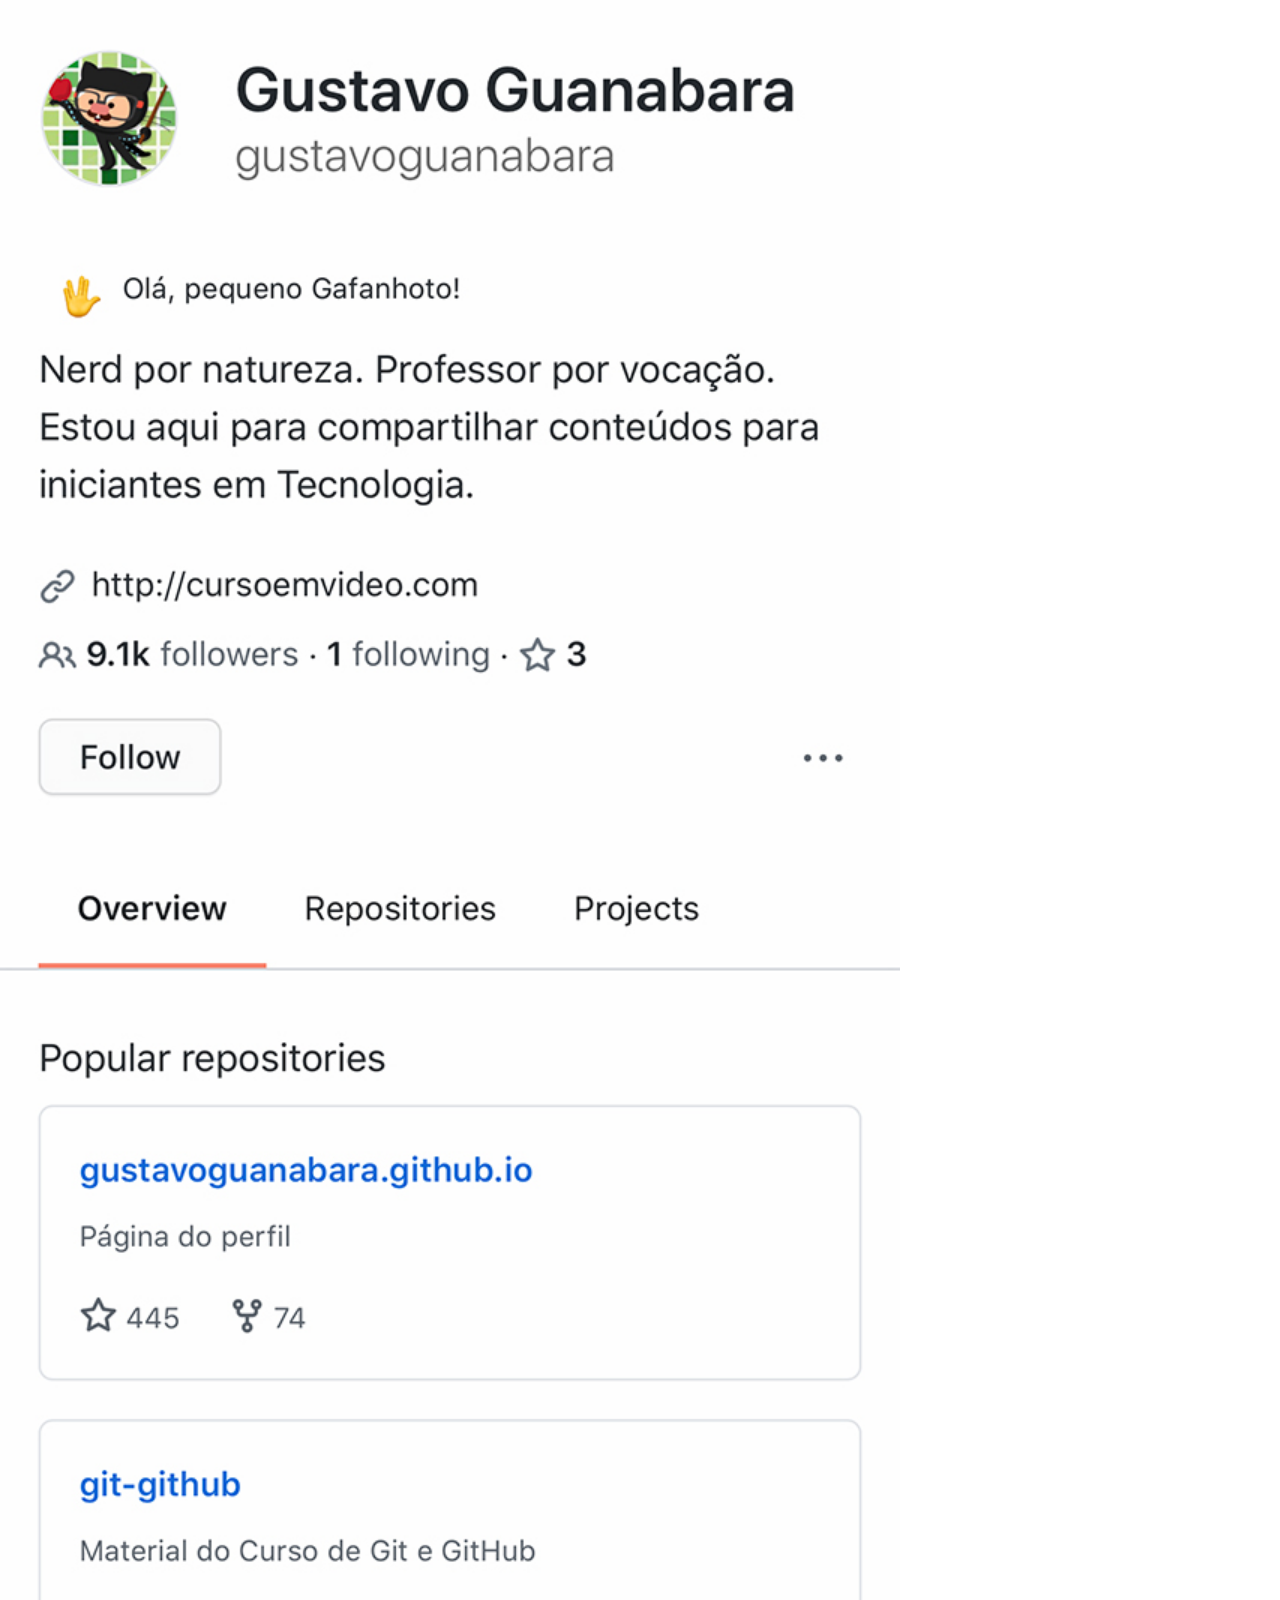
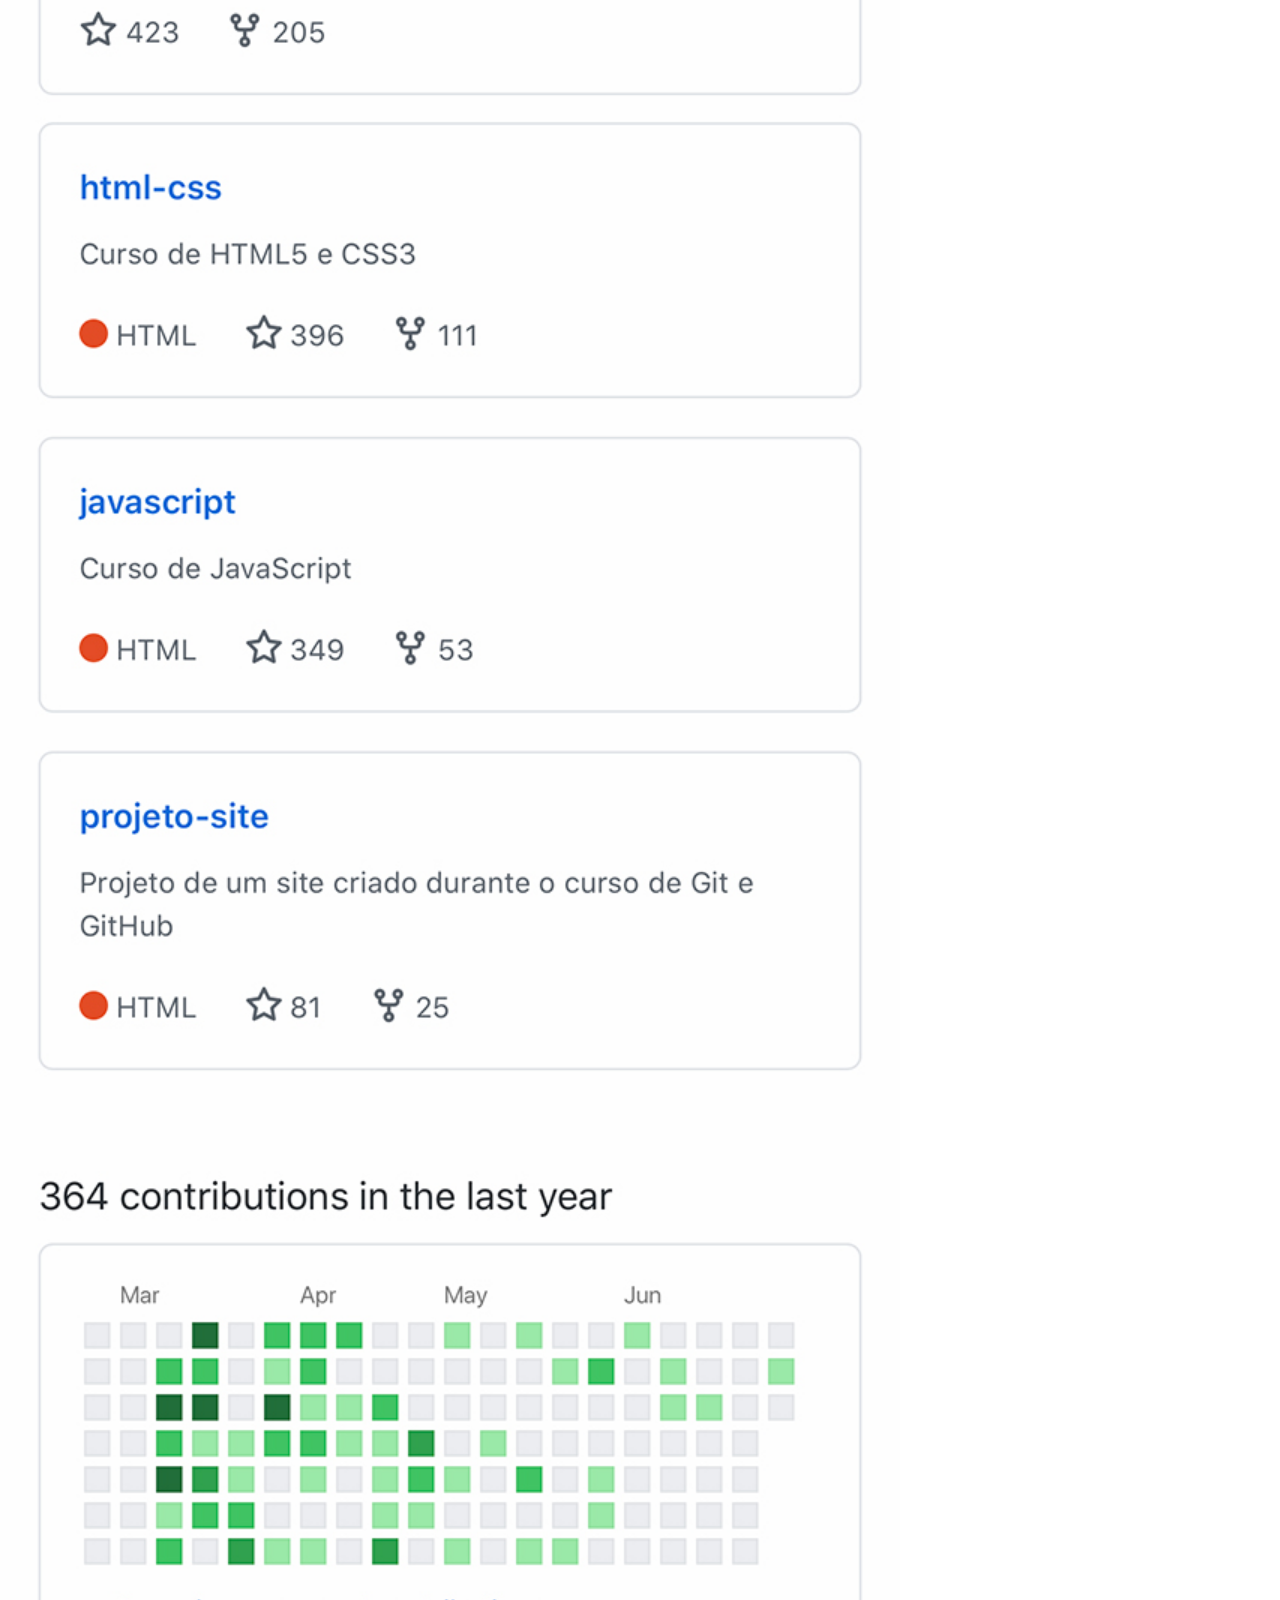
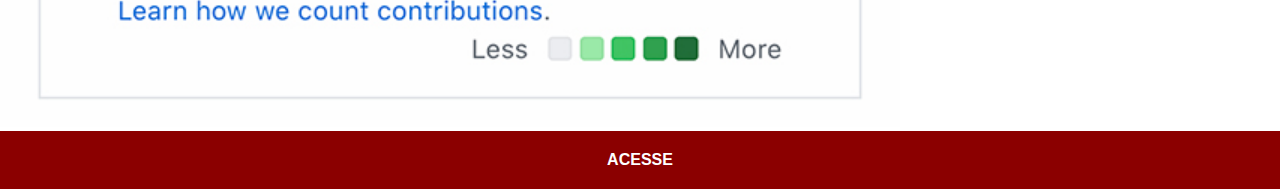
<file: github.html>
<!DOCTYPE html>
<html lang="pt-br">
<head>
    <meta charset="UTF-8">
    <meta name="viewport" content="width=device-width, initial-scale=1.0">
    <title>Github</title>
    <style>
        * {
            margin: 0px;
            padding: 0px;
            font-family: Arial, Helvetica, sans-serif;
            
        }

        ::-webkit-scrollbar {
            width: 0px;
            height: 0px;
        }

        img {
            width: 100vh;
           

        }

        a {
            display: block;
            color: white;
            background-color: darkred;
            padding: 20px;
            text-decoration: none;
            font-weight: bolder;
            text-align: center;
          
        }
    </style>
</head>
<body>
    <img src="tela-github.jpg" alt="Github">
    <a href="https://cursoemvideo.com" target="_blank">ACESSE</a>
    
</body>
</html>
</file>
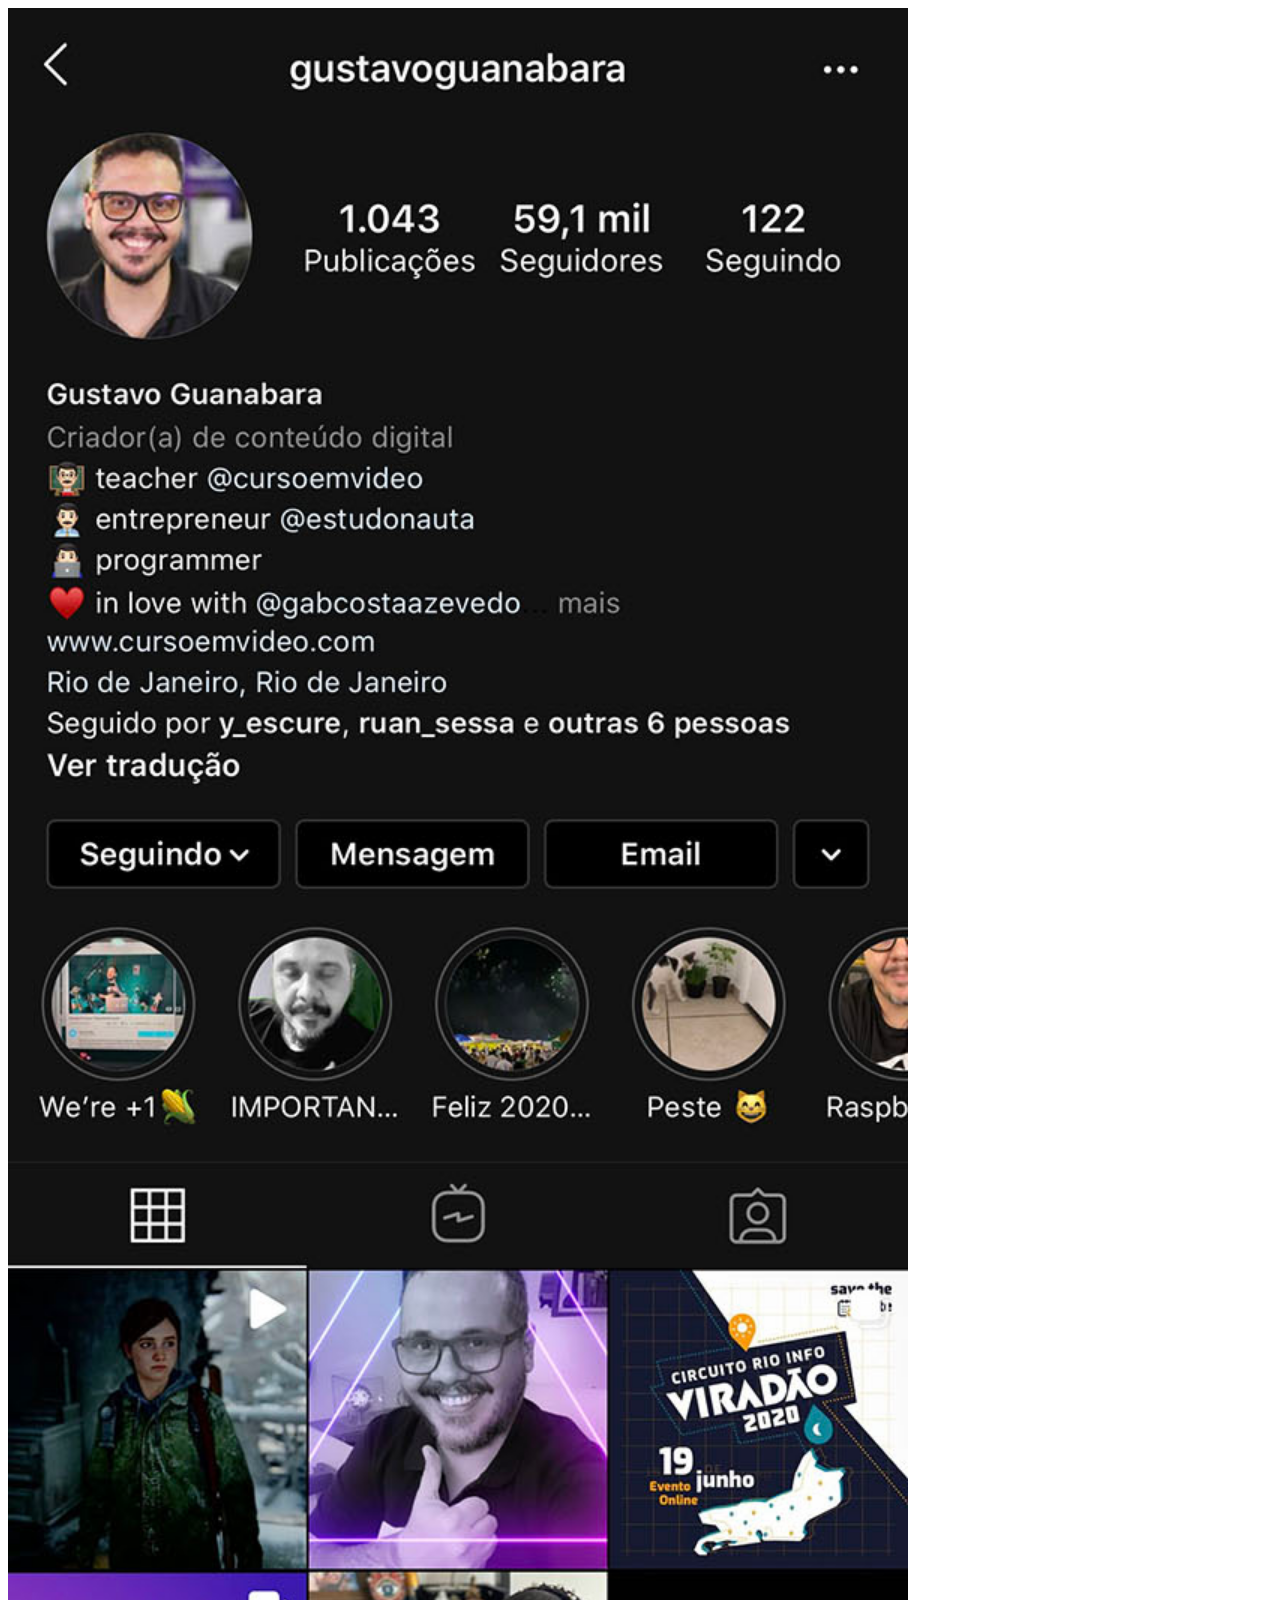
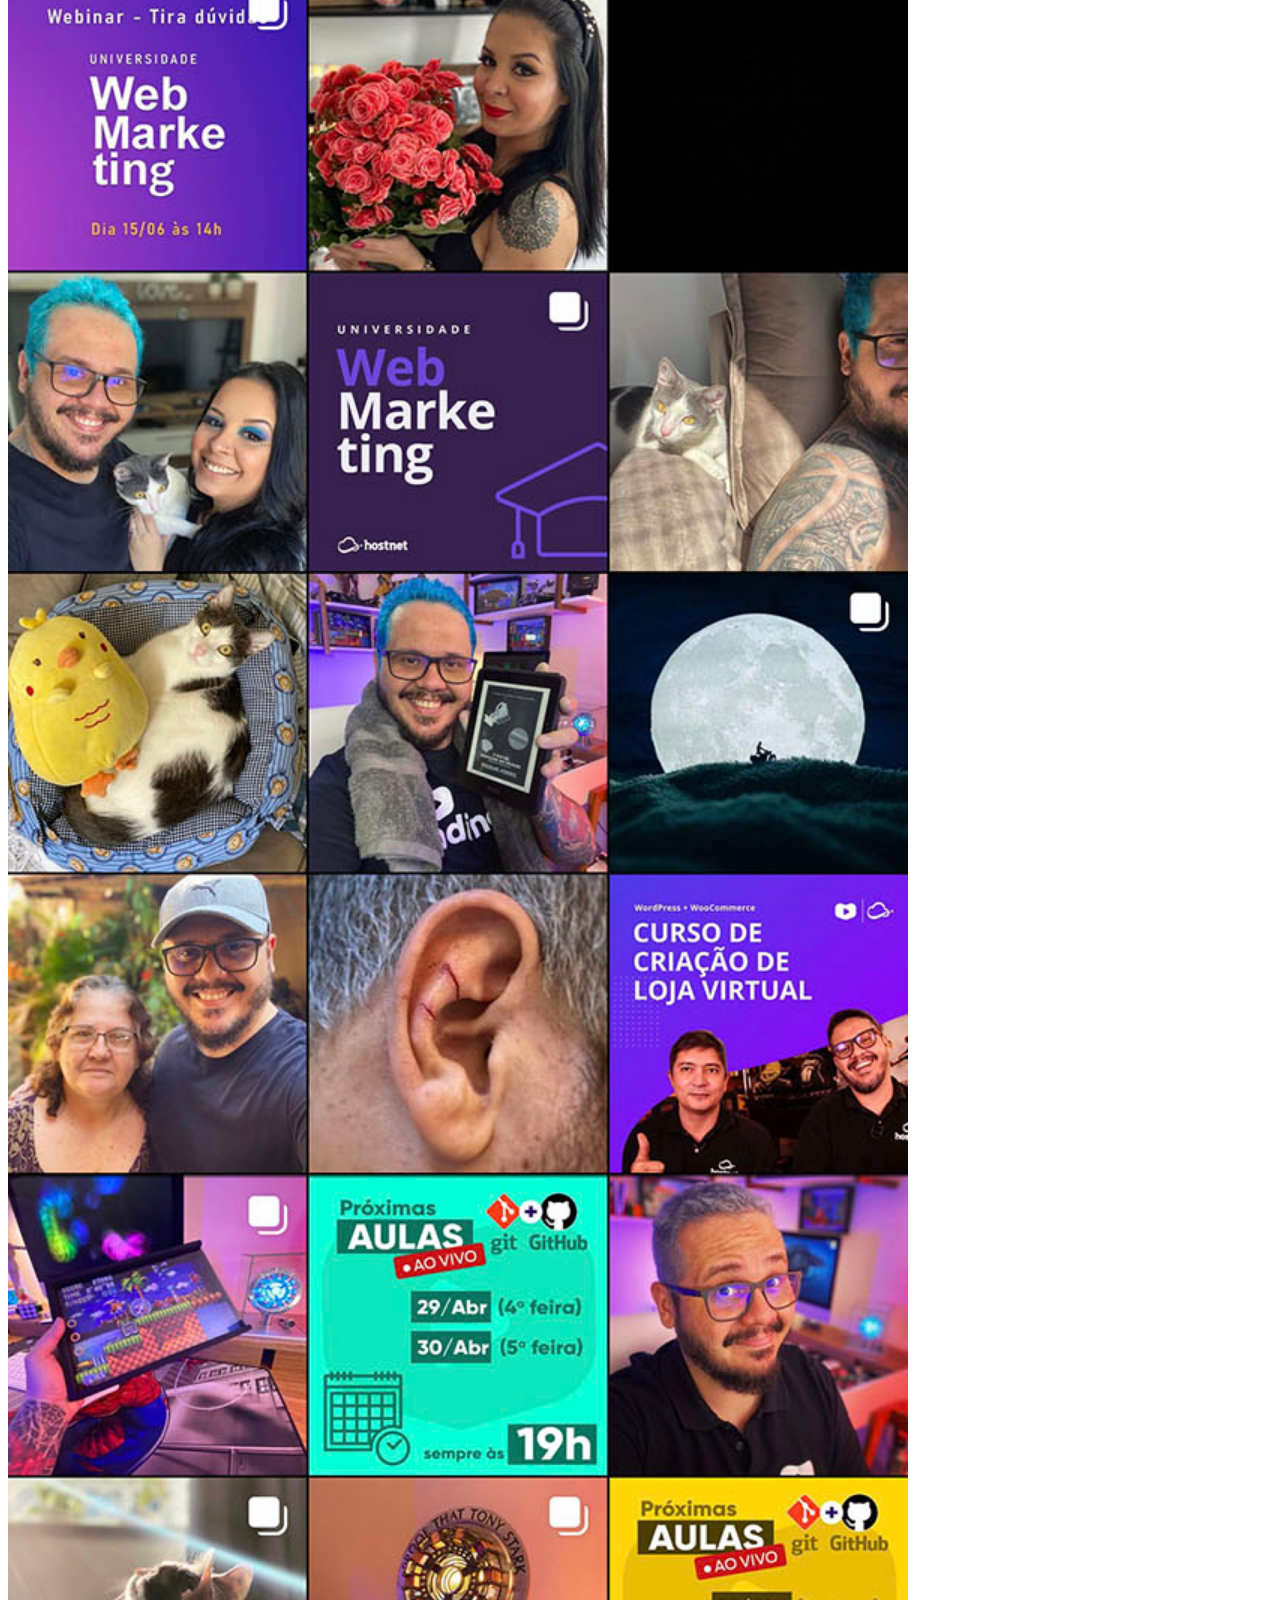
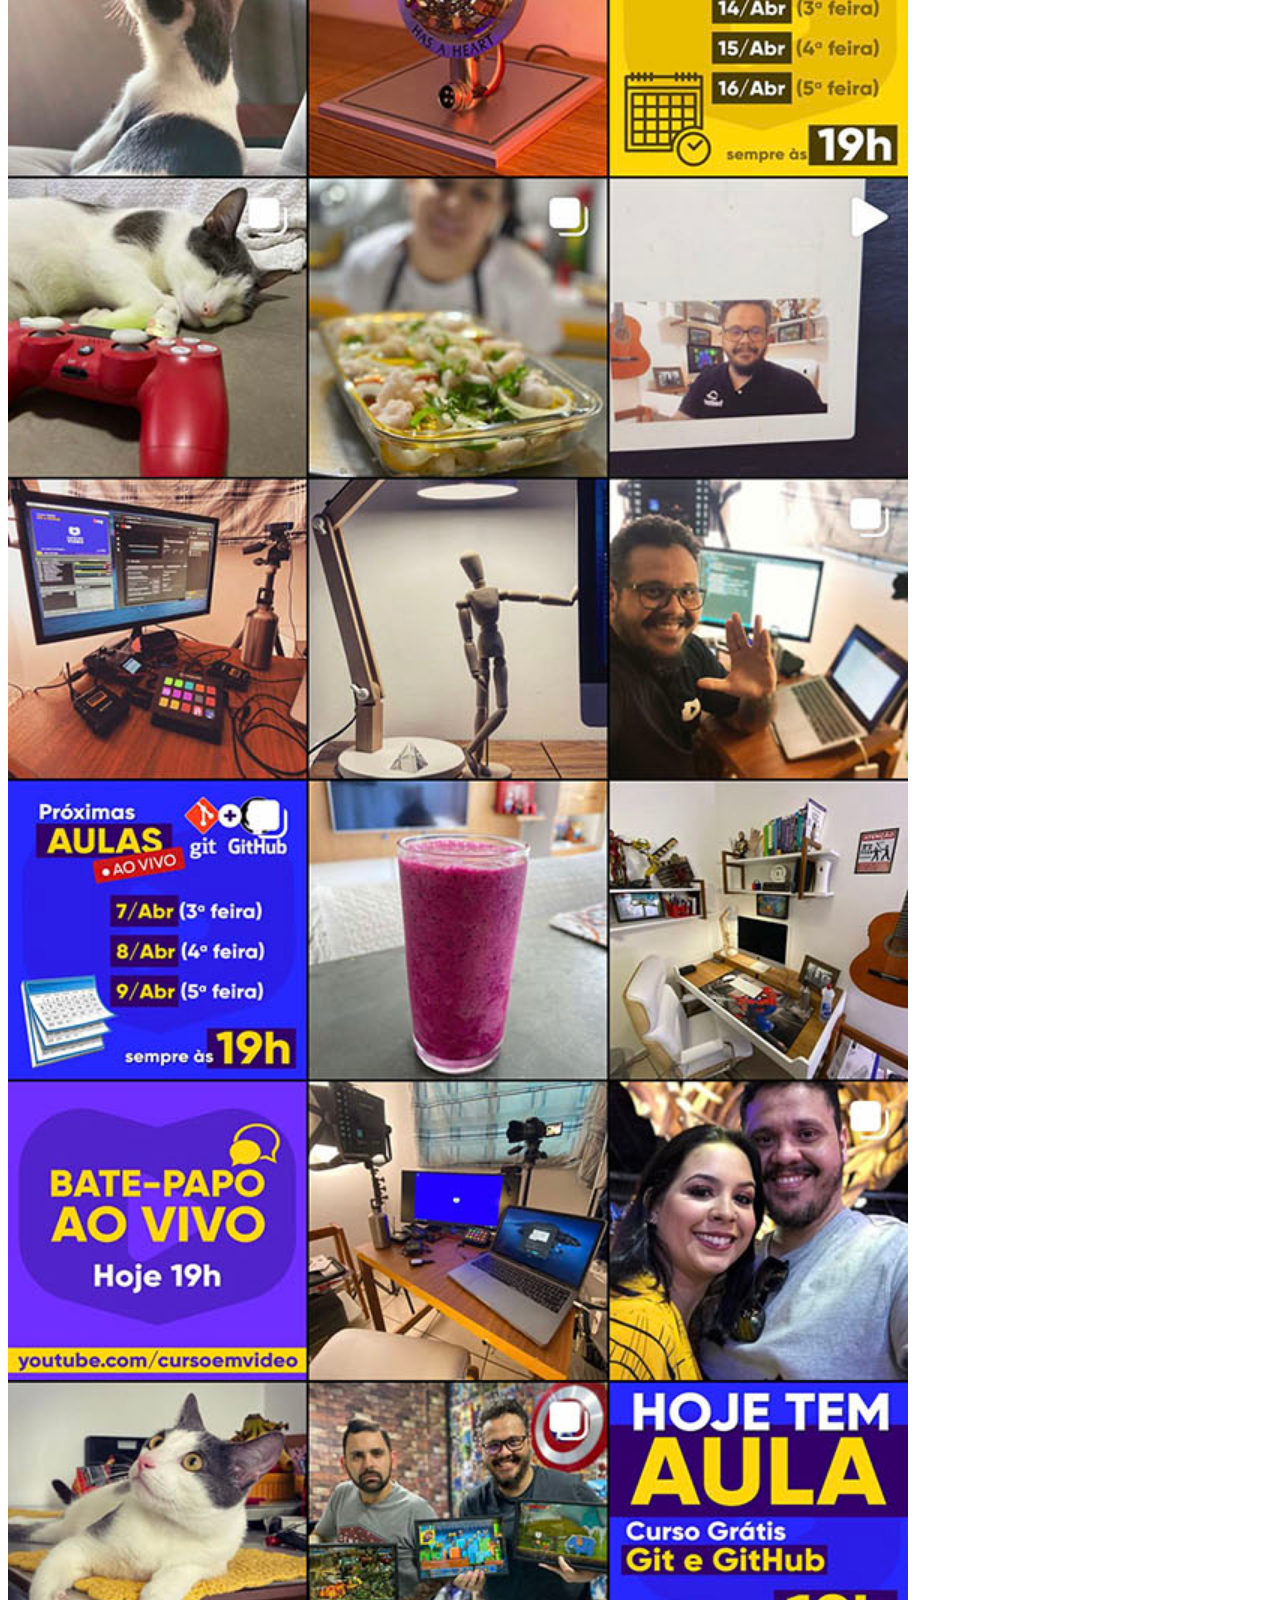
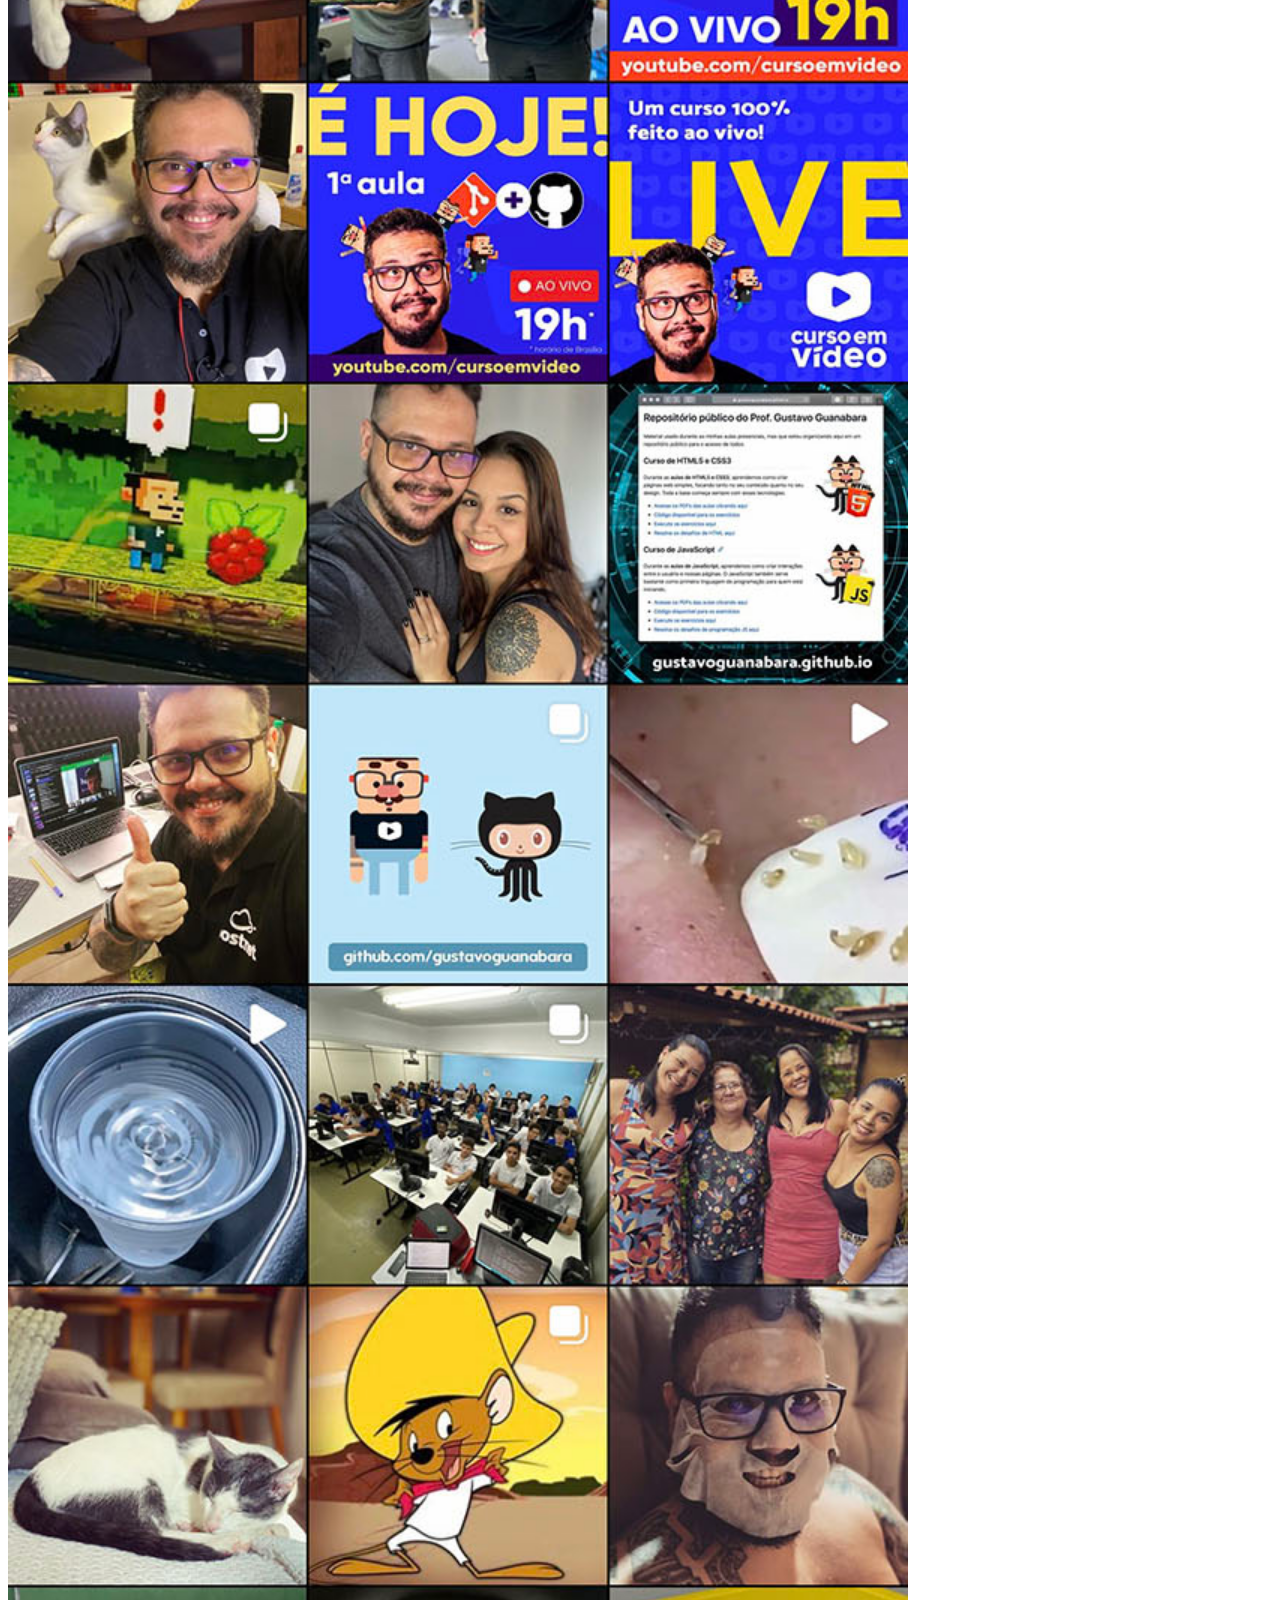
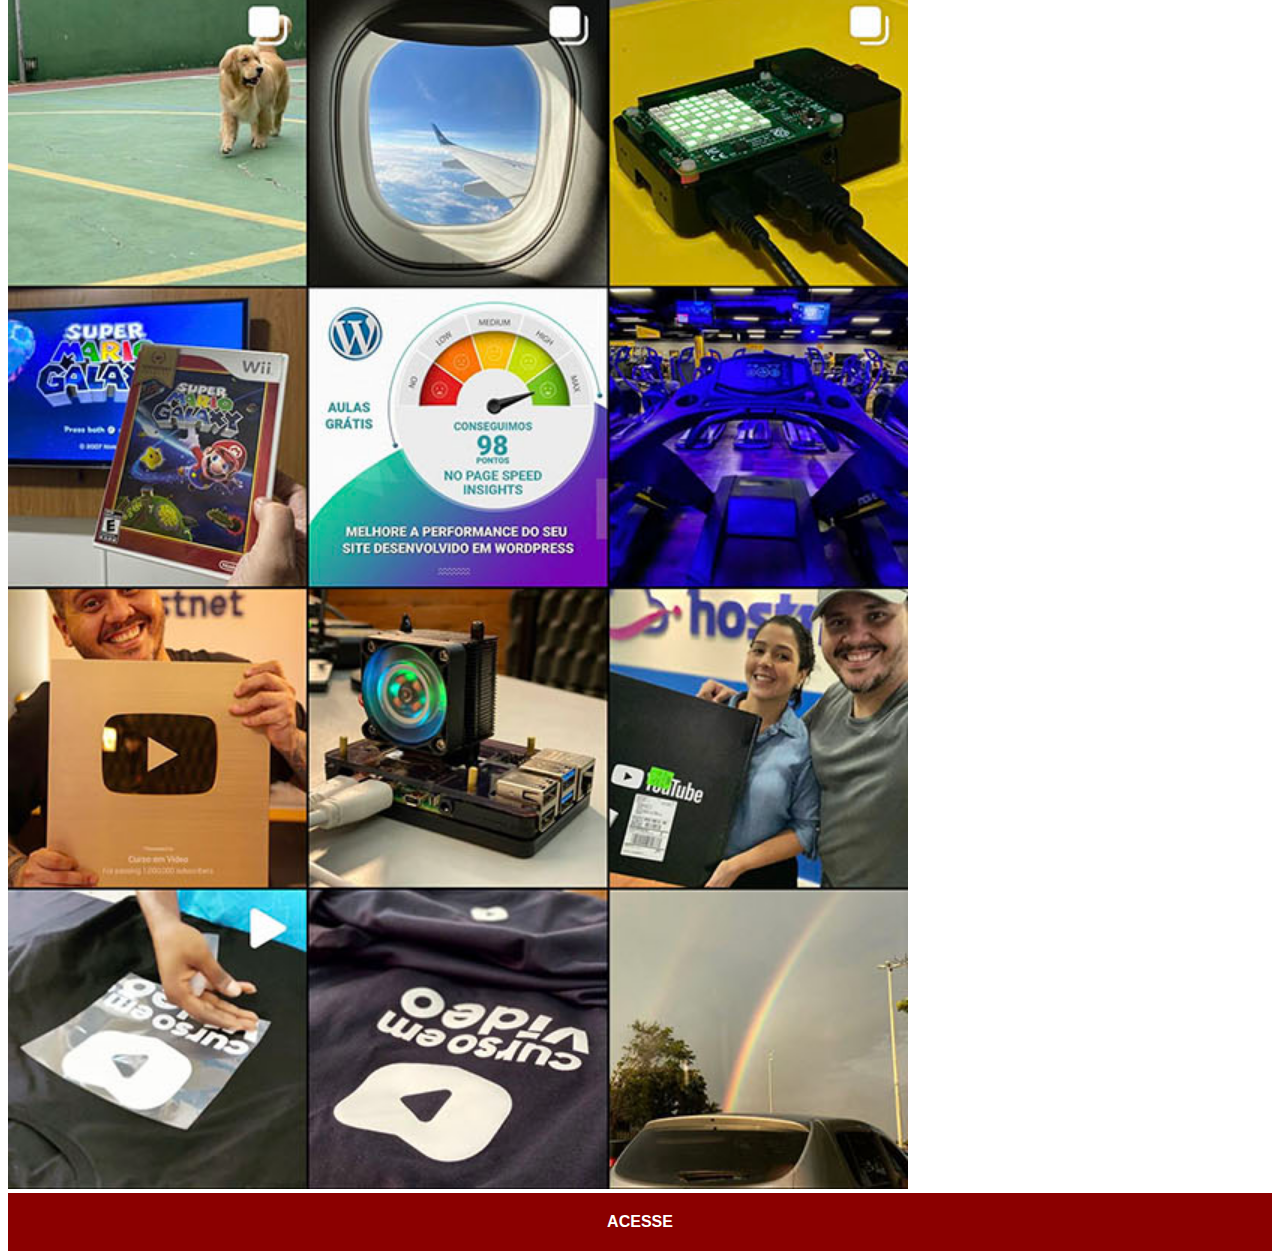
<file: instagram.html>
<!DOCTYPE html>
<html lang="pt-br">
<head>
    <meta charset="UTF-8">
    <meta name="viewport" content="width=device-width, initial-scale=1.0">
    <title>Instagram</title>
    <style>
       * {
        font-family: Arial, Helvetica, sans-serif;
        

       }

       ::-webkit-scrollbar {
        width: 0px;
        height: 0px;
       }

       img {
        width: 100vh;

       }

       a {
        text-align: center;
        color: white;
        background-color: darkred;
        text-decoration: none;
        font-weight: bolder;
        padding: 20px;
        display: block;
       }
    </style>
</head>
<body>
    <img src="tela-instagram.jpg" alt="Instagram">
    <a href="">ACESSE</a>
    
</body>
</html>
</file>
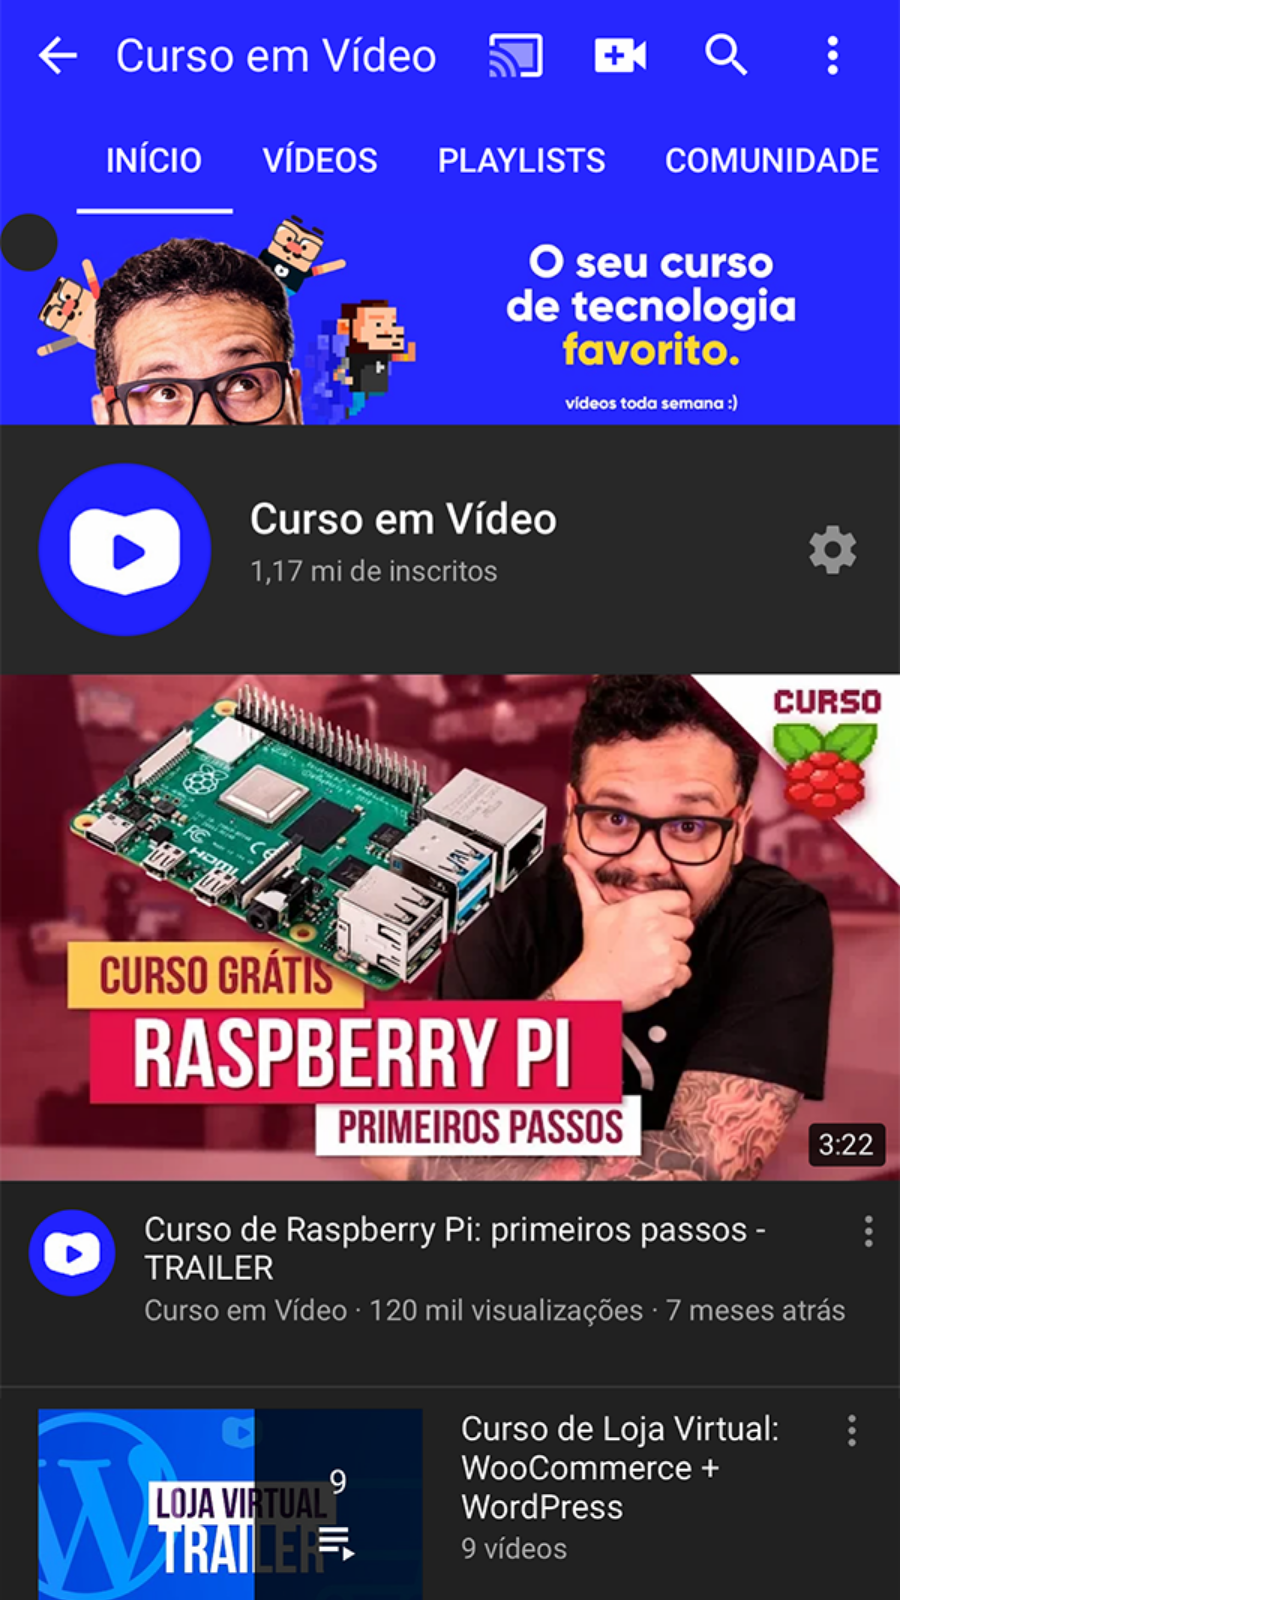
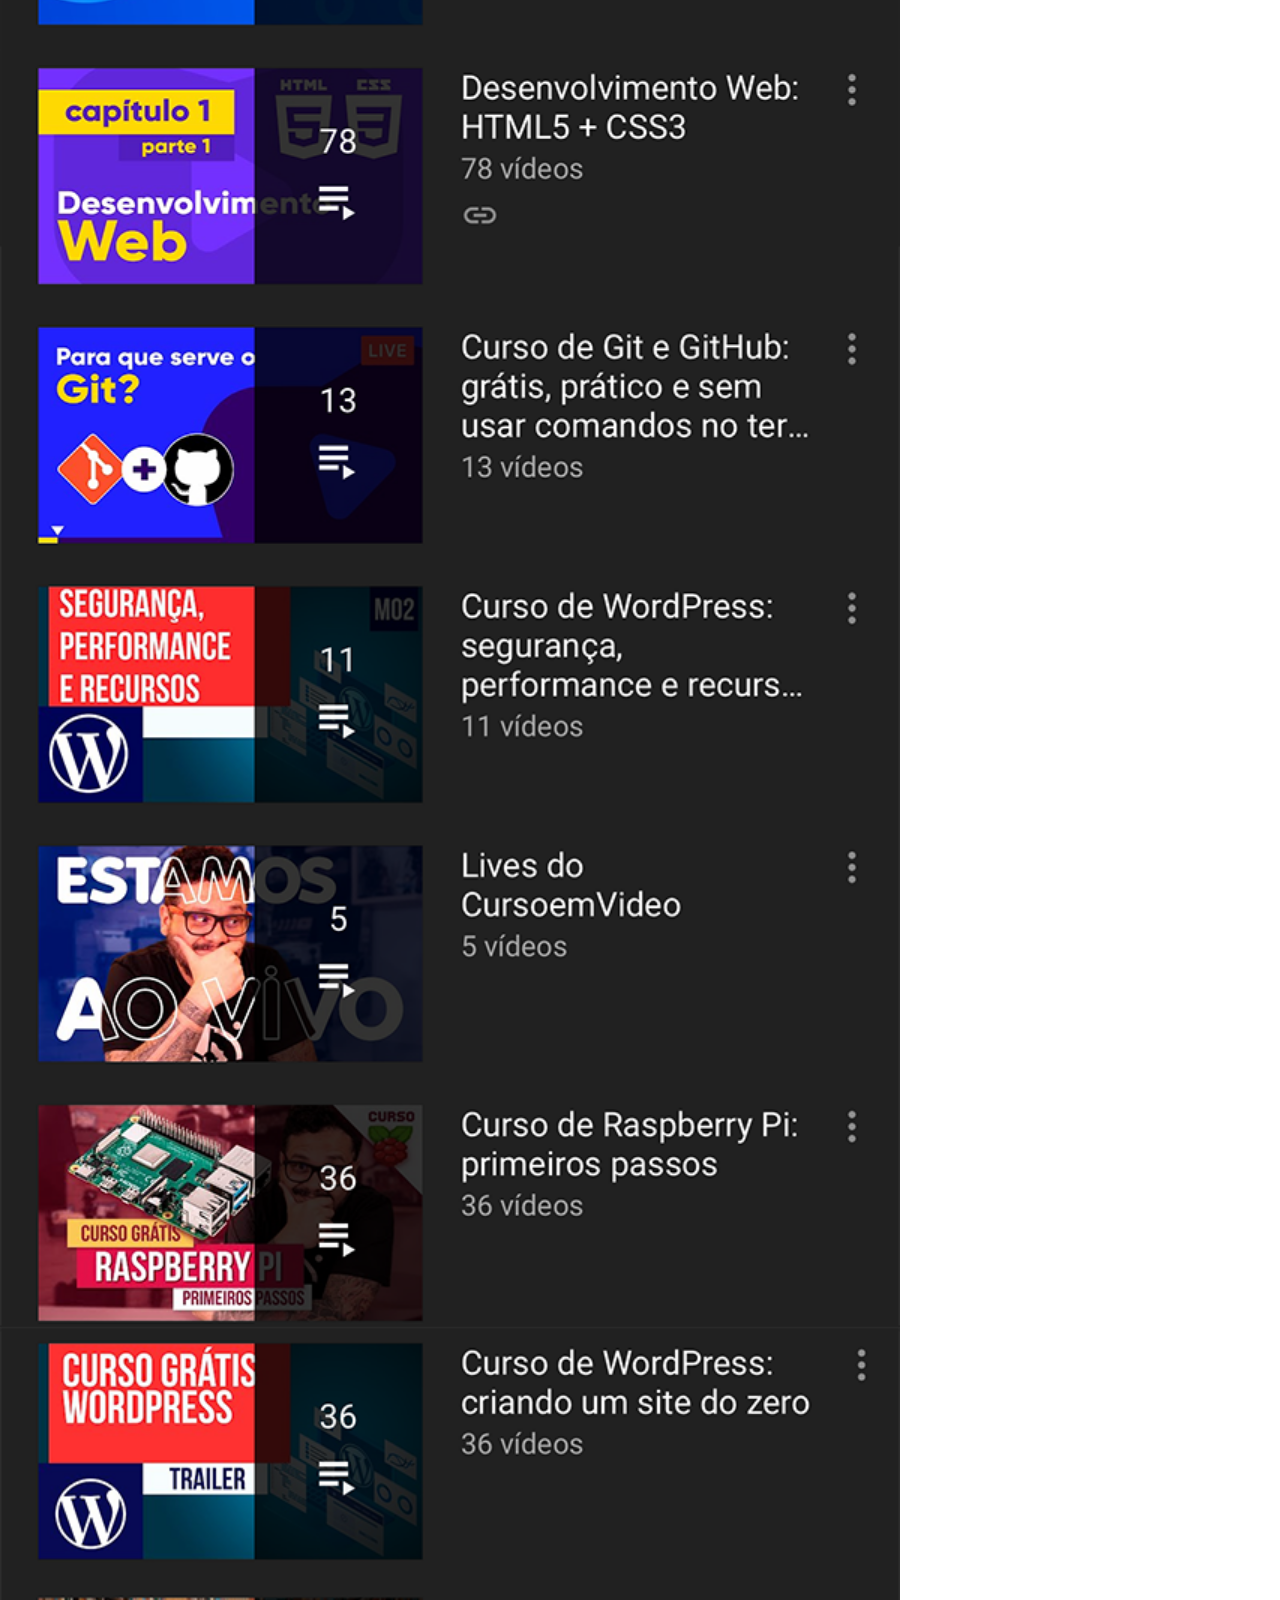
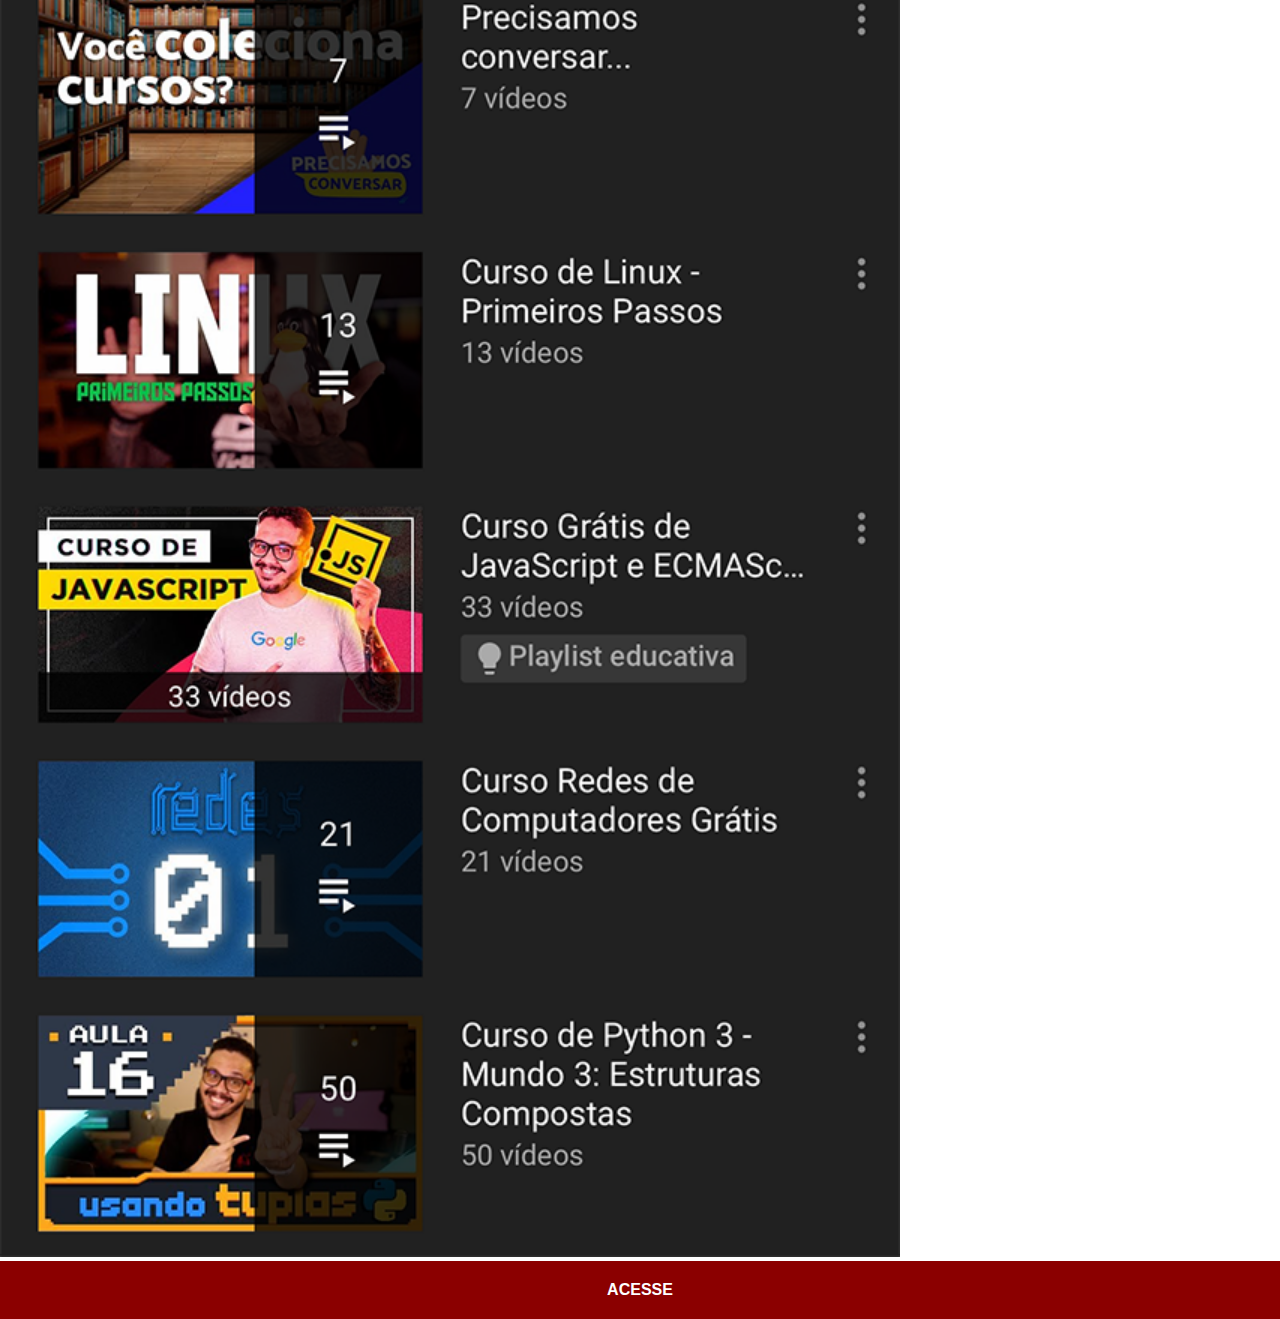
<file: youtube.html>
<!DOCTYPE html>
<html lang="pt-br">
<head>
    <meta charset="UTF-8">
    <meta name="viewport" content="width=device-width, initial-scale=1.0">
    <title>YouTube</title>
    <style>
        * {
            margin: 0px;
            padding: 0px;
            font-family: Arial, Helvetica, sans-serif;
            overflow-x: hidden;
        }

         ::-webkit-scrollbar {
            width: 0px;
            height: 0px;

        }

        img {
           width: 100vh;
        }

        a {
            display: block;
            background-color: darkred;
            color: white;
            padding: 20px;
            text-align: center;
            font-weight: bolder;
            text-decoration: none;

         }

    </style>
</head>
<body>
    <img src="tela-youtube.png" alt="YouTube">   
    <a href="https://www.youtube.com/c/CursoemV%C3%ADdeo" target="_blank">ACESSE</a>
</body>
</html>
</file>
